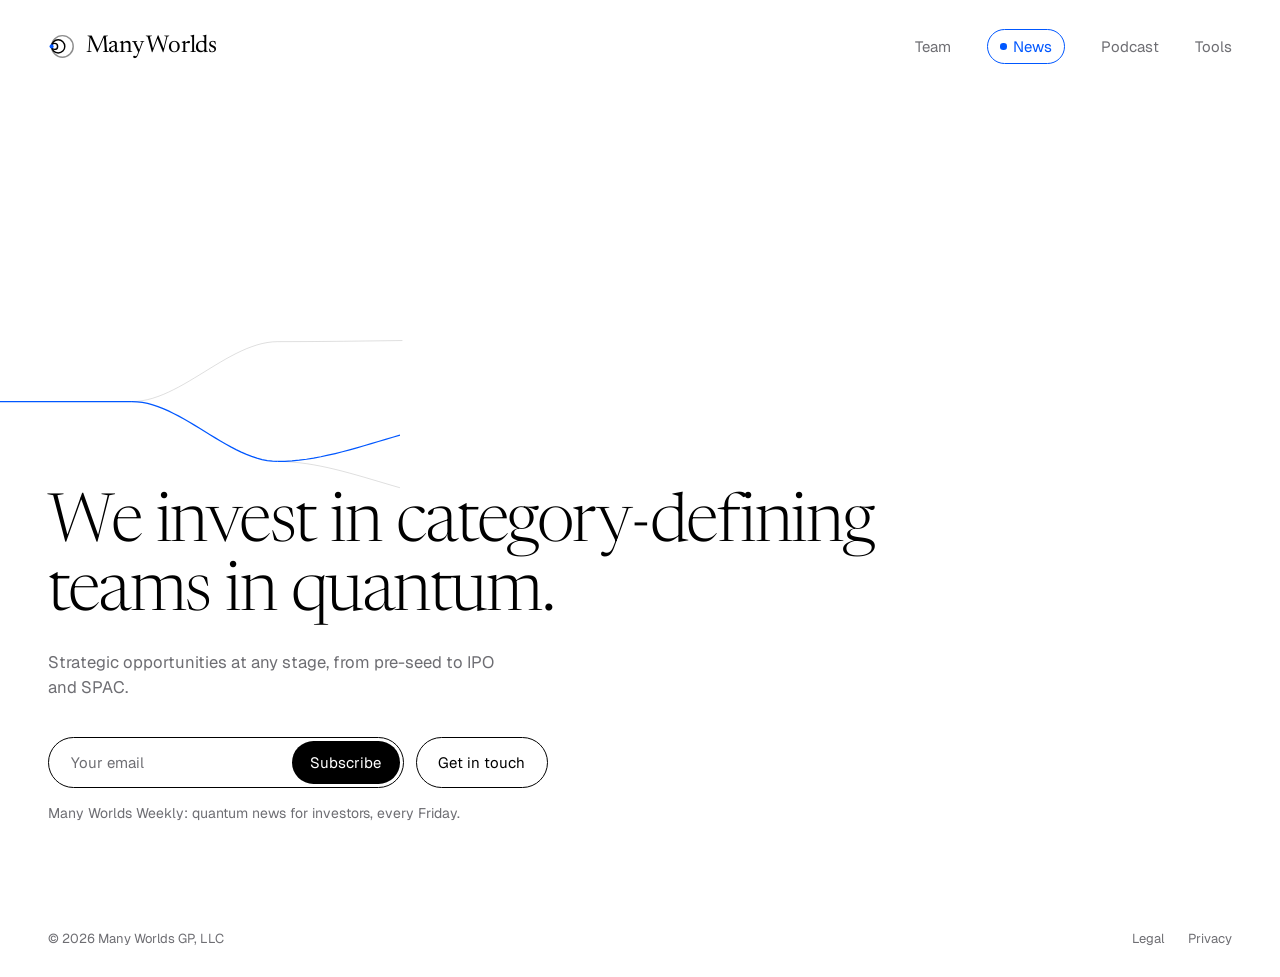
<file: index.html>
<!doctype html>
<html lang="en">
<head>
<meta charset="utf-8">
<meta name="viewport" content="width=device-width, initial-scale=1">
<title>Many Worlds</title>
<meta name="description" content="Many Worlds invests in category-defining teams in quantum.">
<link rel="icon" href="favicon.svg" type="image/svg+xml">
<link rel="preconnect" href="https://fonts.googleapis.com">
<link rel="preconnect" href="https://fonts.gstatic.com" crossorigin>
<link href="https://fonts.googleapis.com/css2?family=Geist:wght@400;500&family=Newsreader:opsz,wght@6..72,300;6..72,400&display=swap" rel="stylesheet">
<link rel="stylesheet" href="styles.css">
</head>
<body class="home">
<header class="site-header">
  <a class="wordmark" href="index.html"><svg class="mark" viewBox="0 0 48 48" aria-hidden="true"><circle cx="11" cy="24" r="5" fill="none" stroke="currentColor" stroke-width="2.4"/><circle cx="17" cy="24" r="11" fill="none" stroke="currentColor" stroke-width="2.4"/><circle cx="24" cy="24" r="18" fill="none" stroke="currentColor" stroke-width="2.4" opacity=".45"/><circle cx="6" cy="24" r="3.4" fill="#0057ff"/></svg>Many Worlds</a>
  <nav class="site-nav" aria-label="Main">
    <a href="team.html">Team</a>
    <a class="nav-news" href="https://news.manyworlds.vc/">News</a>
    <a href="podcast.html">Podcast</a>
    <a href="tools.html">Tools</a>
  </nav>
</header>
<main class="hero">
  <canvas id="worlds" aria-hidden="true"></canvas>
  <div class="hero-copy">
    <h1>We invest in category&#8209;defining teams in quantum.</h1>
    <p>Strategic opportunities at any stage, from pre-seed to IPO and SPAC.</p>
    <div class="cta-row">
      <form class="subscribe" id="subscribe" action="/api/subscribe" method="post" novalidate>
        <label class="visually-hidden" for="subscribe-email">Email</label>
        <input id="subscribe-email" name="email" type="email" autocomplete="email" placeholder="Your email" required>
        <input class="visually-hidden" name="company" tabindex="-1" autocomplete="off" aria-hidden="true">
        <button type="submit">Subscribe</button>
      </form>
      <a class="cta" href="mailto:contact@manyworldscapital.com">Get in touch</a>
    </div>
    <p class="subscribe-note" id="subscribe-note" role="status" aria-live="polite">Many Worlds Weekly: quantum news for investors, every Friday.</p>
  </div>
</main>
<footer class="site-footer">
  <span>© 2026 Many Worlds GP, LLC</span>
  <nav aria-label="Legal">
    <a href="legal.html">Legal</a>
    <a href="privacy.html">Privacy</a>
  </nav>
</footer>
<script src="worlds.js"></script>
<script>
(function () {
  var form = document.getElementById('subscribe');
  var note = document.getElementById('subscribe-note');
  var input = form.elements.email;
  var button = form.querySelector('button');
  var q = new URLSearchParams(location.search).get('subscribed');
  if (q === '1') done();
  if (q === '0') say('Something went wrong. Please try again.', true);

  function say(text, isError) {
    note.textContent = text;
    note.classList.toggle('is-error', !!isError);
  }
  function done() {
    form.classList.add('is-done');
    input.disabled = true;
    button.disabled = true;
    button.textContent = 'Subscribed';
    say("You're in. Check your inbox for a welcome email.");
  }

  form.addEventListener('submit', function (e) {
    e.preventDefault();
    var email = input.value.trim();
    if (!/^[^\s@<>]+@[^\s@<>]+\.[^\s@<>]+$/.test(email)) {
      say('Please enter a valid email.', true);
      input.focus();
      return;
    }
    button.disabled = true;
    button.textContent = 'Subscribing…';
    fetch('/api/subscribe', {
      method: 'POST',
      headers: { 'content-type': 'application/json', accept: 'application/json' },
      body: JSON.stringify({ email: email, company: form.elements.company.value })
    })
      .then(function (r) { return r.json().catch(function () { return { ok: false }; }); })
      .then(function (data) {
        if (data.ok) return done();
        button.disabled = false;
        button.textContent = 'Subscribe';
        say(data.error || 'Something went wrong. Please try again.', true);
      })
      .catch(function () {
        button.disabled = false;
        button.textContent = 'Subscribe';
        say('Something went wrong. Please try again.', true);
      });
  });
})();
</script>
</body>
</html>
</file>
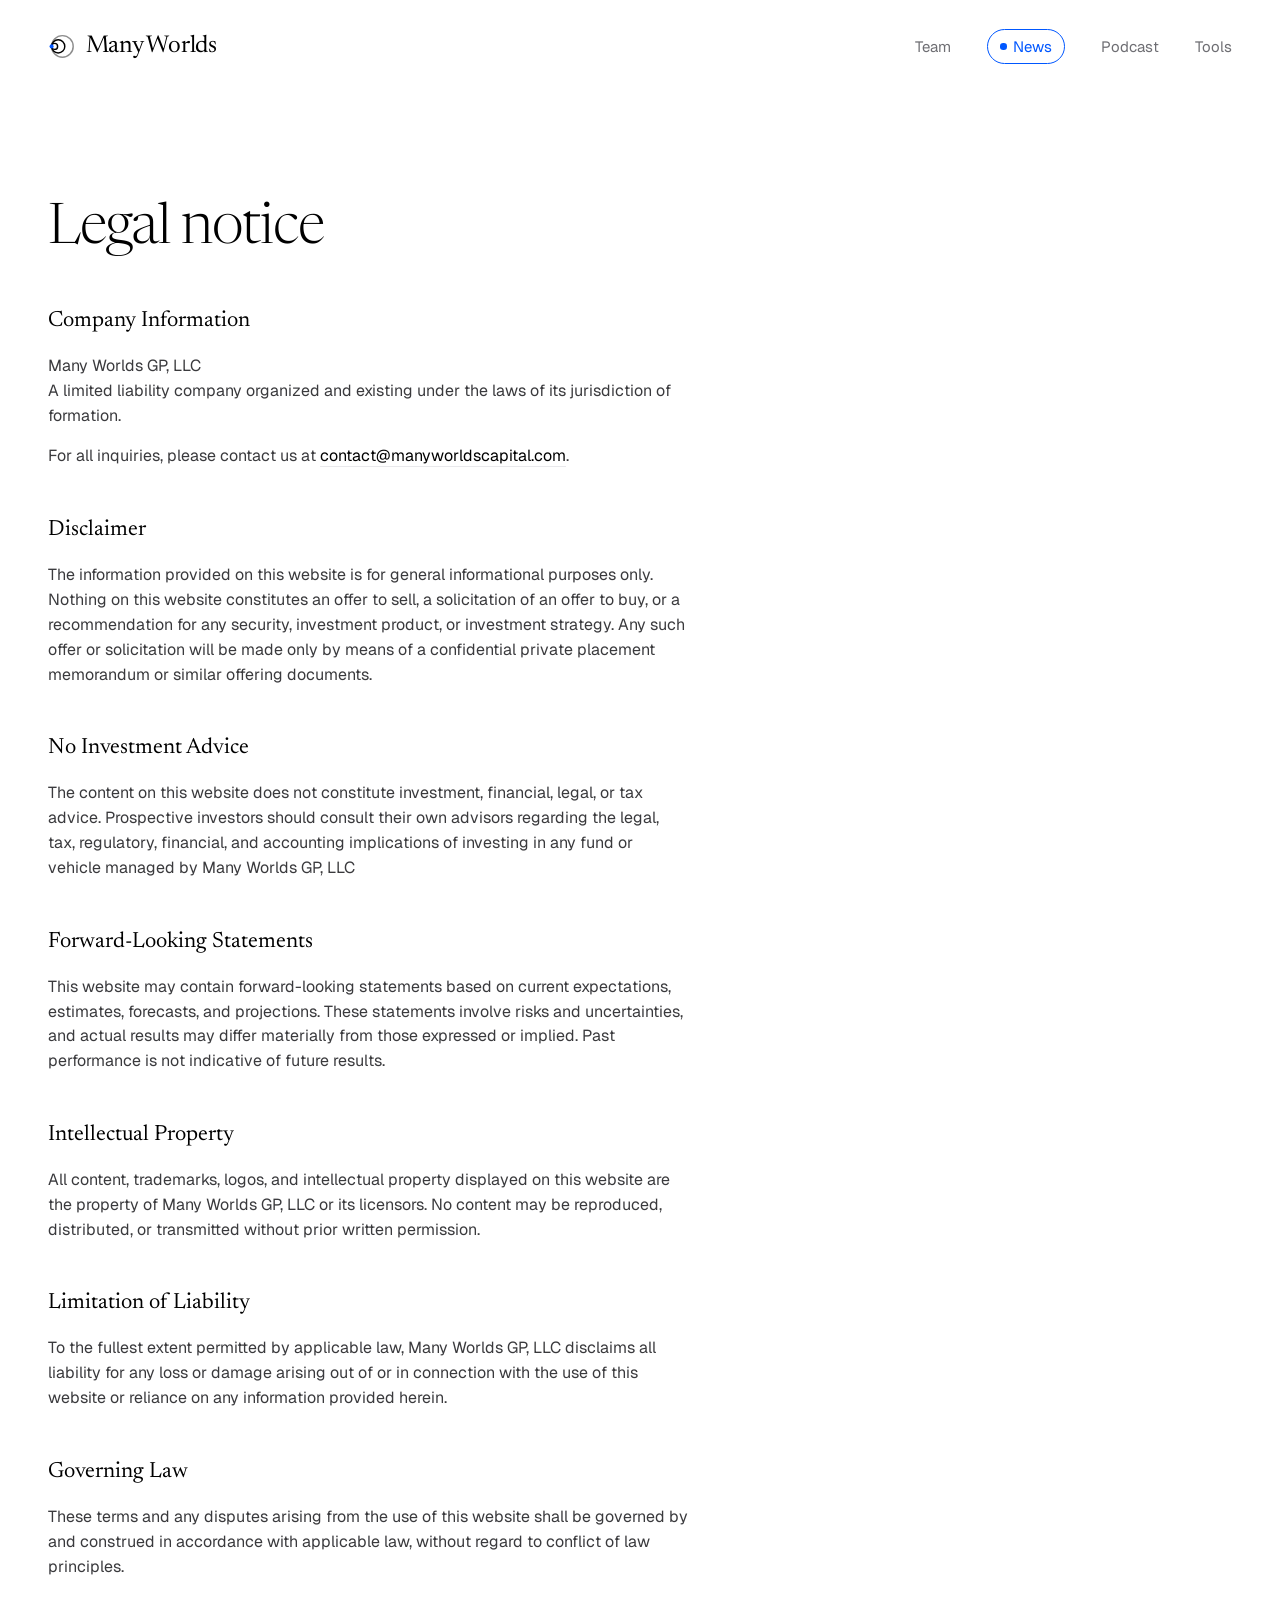
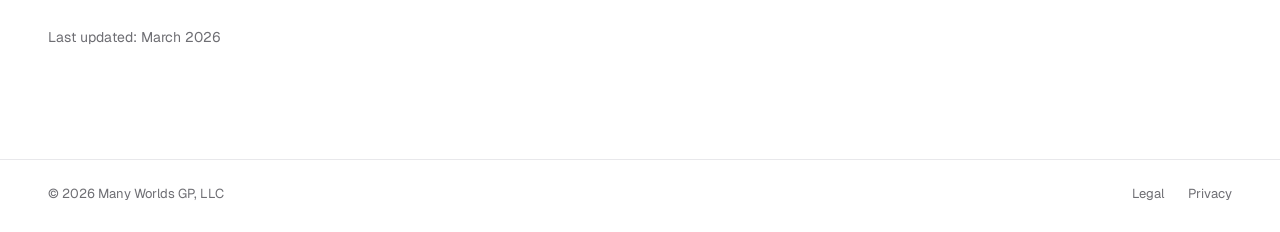
<file: legal.html>
<!doctype html>
<html lang="en">
<head>
<meta charset="utf-8">
<meta name="viewport" content="width=device-width, initial-scale=1">
<title>Legal notice — Many Worlds</title>
<meta name="description" content="Many Worlds invests in category-defining teams in quantum.">
<link rel="icon" href="favicon.svg" type="image/svg+xml">
<link rel="preconnect" href="https://fonts.googleapis.com">
<link rel="preconnect" href="https://fonts.gstatic.com" crossorigin>
<link href="https://fonts.googleapis.com/css2?family=Geist:wght@400;500&family=Newsreader:opsz,wght@6..72,300;6..72,400&display=swap" rel="stylesheet">
<link rel="stylesheet" href="styles.css">
</head>
<body class="">
<header class="site-header">
  <a class="wordmark" href="index.html"><svg class="mark" viewBox="0 0 48 48" aria-hidden="true"><circle cx="11" cy="24" r="5" fill="none" stroke="currentColor" stroke-width="2.4"/><circle cx="17" cy="24" r="11" fill="none" stroke="currentColor" stroke-width="2.4"/><circle cx="24" cy="24" r="18" fill="none" stroke="currentColor" stroke-width="2.4" opacity=".45"/><circle cx="6" cy="24" r="3.4" fill="#0057ff"/></svg>Many Worlds</a>
  <nav class="site-nav" aria-label="Main">
    <a href="team.html">Team</a>
    <a class="nav-news" href="https://news.manyworlds.vc/">News</a>
    <a href="podcast.html">Podcast</a>
    <a href="tools.html">Tools</a>
  </nav>
</header>
<main class="page">
  <h1 class="page-title">Legal notice</h1>
  <div class="prose">
        <h2>Company Information</h2>
        <p>Many Worlds GP, LLC<br/>
        A limited liability company organized and existing under the laws of its jurisdiction of formation.</p>
        <p>For all inquiries, please contact us at <a href="mailto:contact@manyworldscapital.com">contact@manyworldscapital.com</a>.</p>
        <h2>Disclaimer</h2>
        <p>The information provided on this website is for general informational purposes only. Nothing on this website constitutes an offer to sell, a solicitation of an offer to buy, or a recommendation for any security, investment product, or investment strategy. Any such offer or solicitation will be made only by means of a confidential private placement memorandum or similar offering documents.</p>
        <h2>No Investment Advice</h2>
        <p>The content on this website does not constitute investment, financial, legal, or tax advice. Prospective investors should consult their own advisors regarding the legal, tax, regulatory, financial, and accounting implications of investing in any fund or vehicle managed by Many Worlds GP, LLC</p>
        <h2>Forward-Looking Statements</h2>
        <p>This website may contain forward-looking statements based on current expectations, estimates, forecasts, and projections. These statements involve risks and uncertainties, and actual results may differ materially from those expressed or implied. Past performance is not indicative of future results.</p>
        <h2>Intellectual Property</h2>
        <p>All content, trademarks, logos, and intellectual property displayed on this website are the property of Many Worlds GP, LLC or its licensors. No content may be reproduced, distributed, or transmitted without prior written permission.</p>
        <h2>Limitation of Liability</h2>
        <p>To the fullest extent permitted by applicable law, Many Worlds GP, LLC disclaims all liability for any loss or damage arising out of or in connection with the use of this website or reliance on any information provided herein.</p>
        <h2>Governing Law</h2>
        <p>These terms and any disputes arising from the use of this website shall be governed by and construed in accordance with applicable law, without regard to conflict of law principles.</p>
      <p class="updated">Last updated: March 2026</p>
    </div>
</main>
<footer class="site-footer">
  <span>© 2026 Many Worlds GP, LLC</span>
  <nav aria-label="Legal">
    <a href="legal.html">Legal</a>
    <a href="privacy.html">Privacy</a>
  </nav>
</footer>
</body>
</html>
</file>
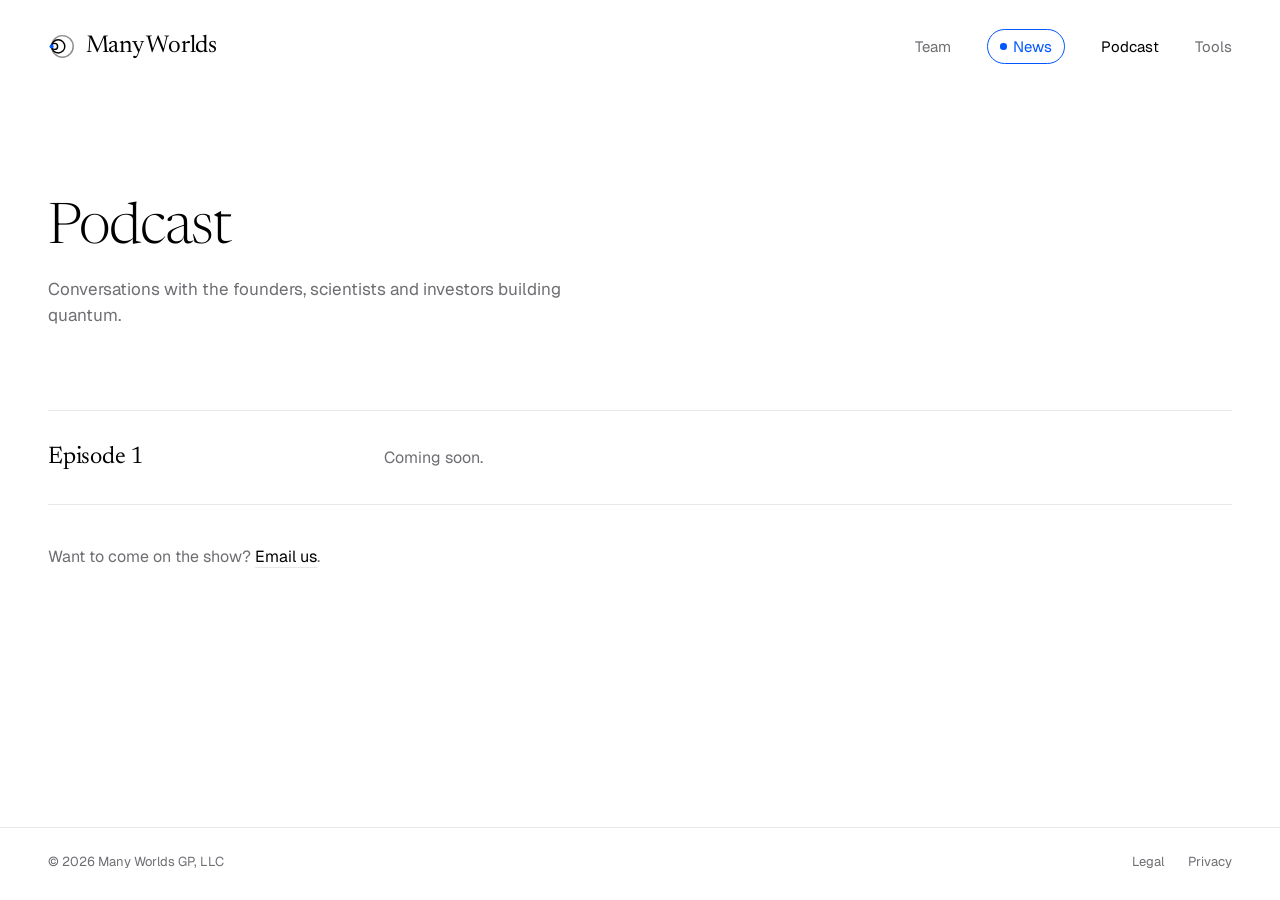
<file: podcast.html>
<!doctype html>
<html lang="en">
<head>
<meta charset="utf-8">
<meta name="viewport" content="width=device-width, initial-scale=1">
<title>Podcast — Many Worlds</title>
<meta name="description" content="Many Worlds invests in category-defining teams in quantum.">
<link rel="icon" href="favicon.svg" type="image/svg+xml">
<link rel="preconnect" href="https://fonts.googleapis.com">
<link rel="preconnect" href="https://fonts.gstatic.com" crossorigin>
<link href="https://fonts.googleapis.com/css2?family=Geist:wght@400;500&family=Newsreader:opsz,wght@6..72,300;6..72,400&display=swap" rel="stylesheet">
<link rel="stylesheet" href="styles.css">
</head>
<body class="">
<header class="site-header">
  <a class="wordmark" href="index.html"><svg class="mark" viewBox="0 0 48 48" aria-hidden="true"><circle cx="11" cy="24" r="5" fill="none" stroke="currentColor" stroke-width="2.4"/><circle cx="17" cy="24" r="11" fill="none" stroke="currentColor" stroke-width="2.4"/><circle cx="24" cy="24" r="18" fill="none" stroke="currentColor" stroke-width="2.4" opacity=".45"/><circle cx="6" cy="24" r="3.4" fill="#0057ff"/></svg>Many Worlds</a>
  <nav class="site-nav" aria-label="Main">
    <a href="team.html">Team</a>
    <a class="nav-news" href="https://news.manyworlds.vc/">News</a>
    <a href="podcast.html" aria-current="page">Podcast</a>
    <a href="tools.html">Tools</a>
  </nav>
</header>
<main class="page">
  <h1 class="page-title">Podcast</h1>
  <p class="lede">Conversations with the founders, scientists and investors building quantum.</p>
  <section class="group">
    <ul class="rows">
      <li><div class="row"><span class="row-name">Episode 1</span><span class="row-desc">Coming soon.</span><span class="row-meta"></span></div></li>
    </ul>
    <p class="note">Want to come on the show? <a href="mailto:contact@manyworldscapital.com?subject=Podcast%20guest">Email us</a>.</p>
  </section>
</main>
<footer class="site-footer">
  <span>© 2026 Many Worlds GP, LLC</span>
  <nav aria-label="Legal">
    <a href="legal.html">Legal</a>
    <a href="privacy.html">Privacy</a>
  </nav>
</footer>
</body>
</html>
</file>
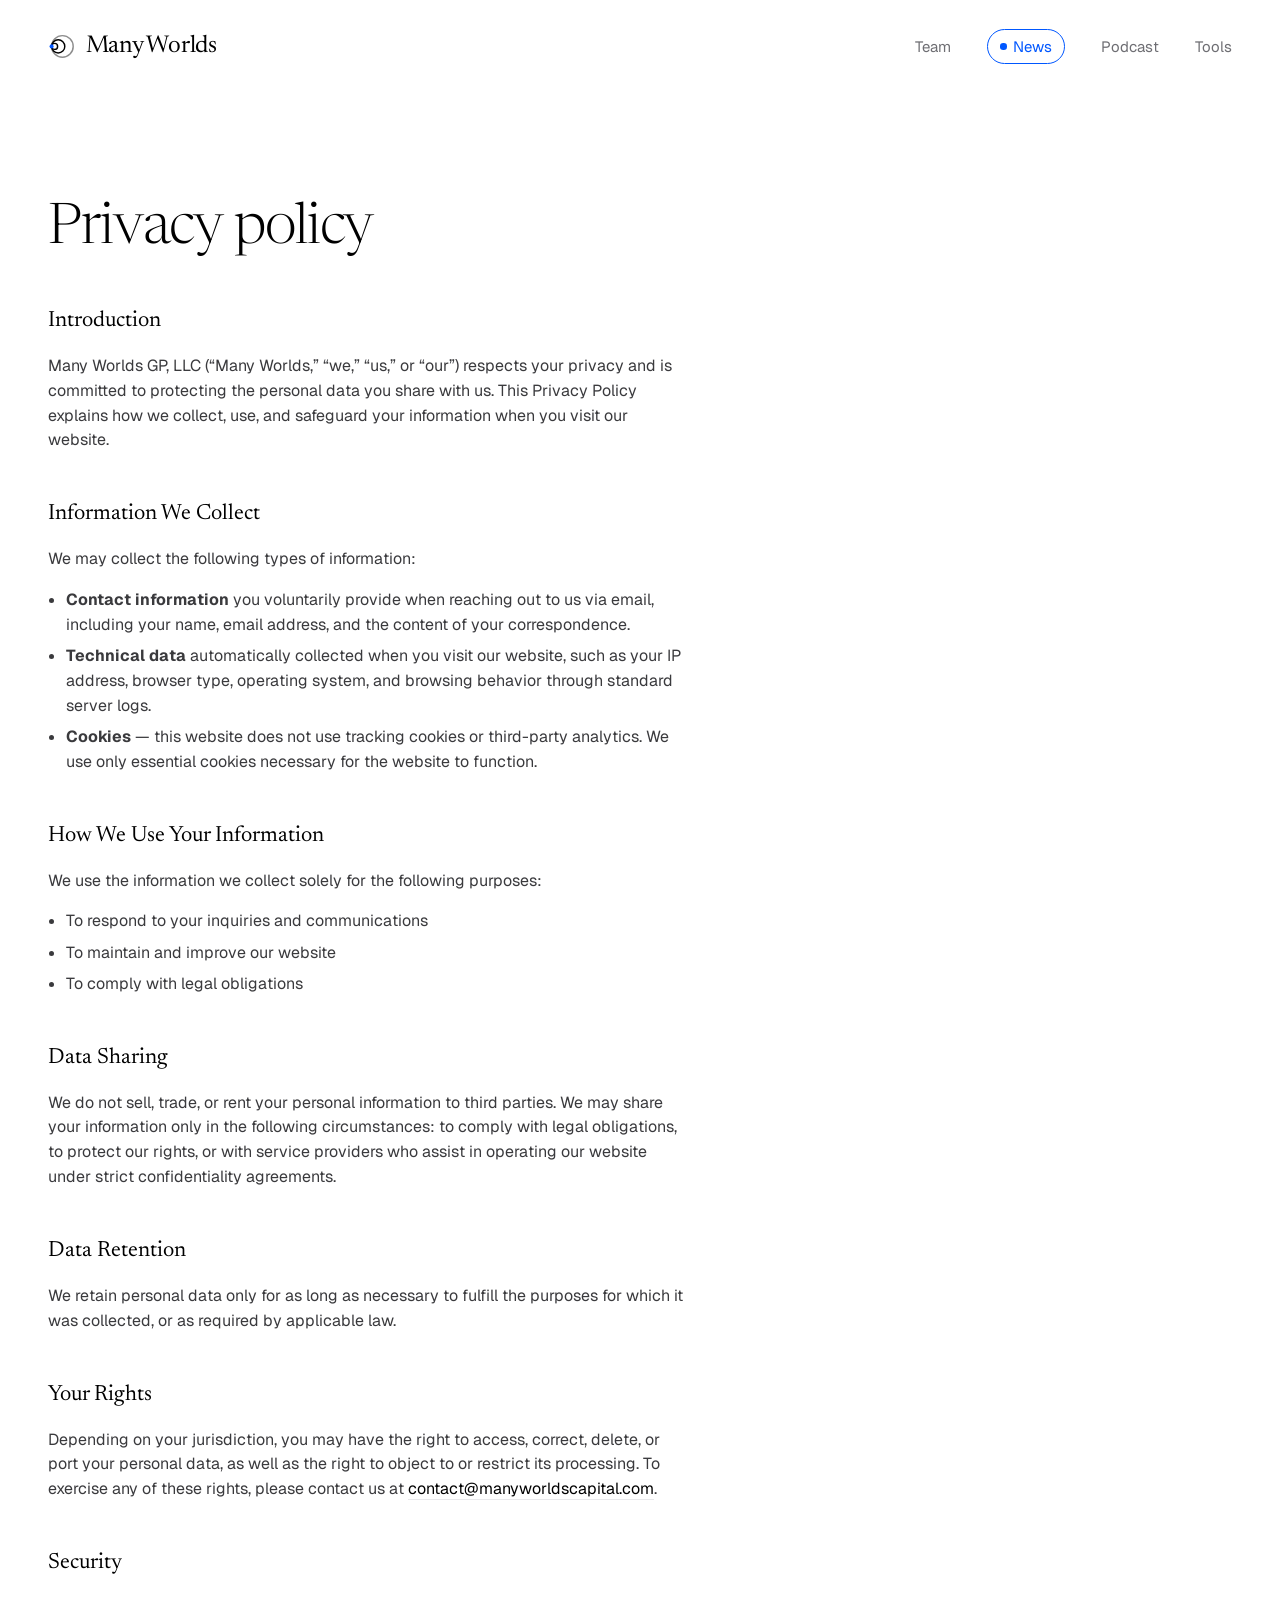
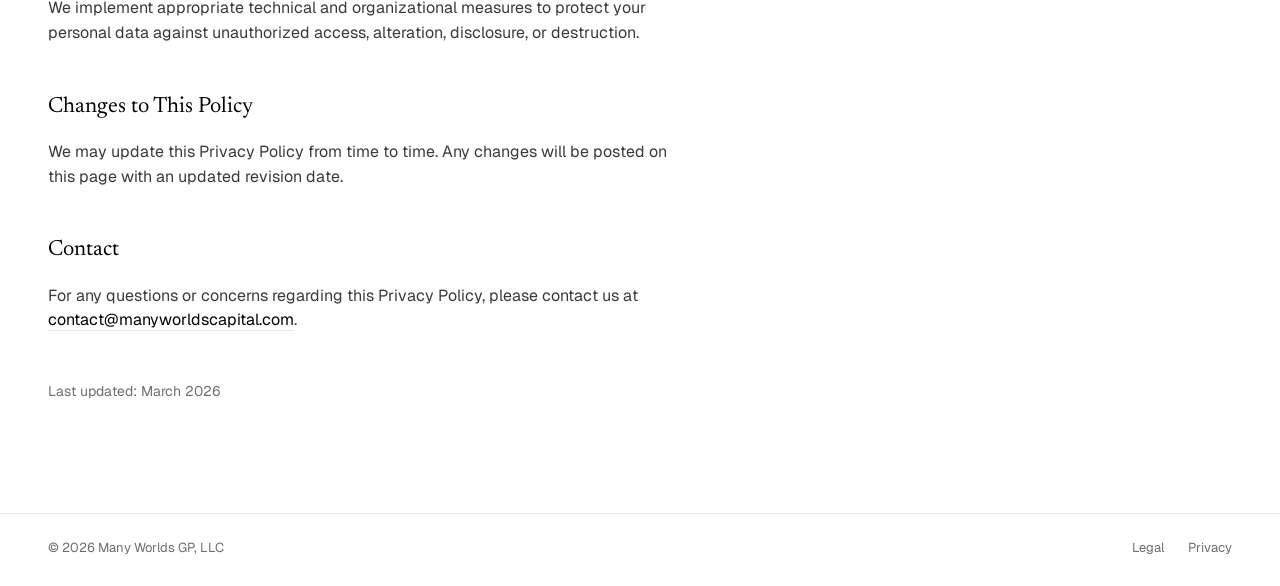
<file: privacy.html>
<!doctype html>
<html lang="en">
<head>
<meta charset="utf-8">
<meta name="viewport" content="width=device-width, initial-scale=1">
<title>Privacy policy — Many Worlds</title>
<meta name="description" content="Many Worlds invests in category-defining teams in quantum.">
<link rel="icon" href="favicon.svg" type="image/svg+xml">
<link rel="preconnect" href="https://fonts.googleapis.com">
<link rel="preconnect" href="https://fonts.gstatic.com" crossorigin>
<link href="https://fonts.googleapis.com/css2?family=Geist:wght@400;500&family=Newsreader:opsz,wght@6..72,300;6..72,400&display=swap" rel="stylesheet">
<link rel="stylesheet" href="styles.css">
</head>
<body class="">
<header class="site-header">
  <a class="wordmark" href="index.html"><svg class="mark" viewBox="0 0 48 48" aria-hidden="true"><circle cx="11" cy="24" r="5" fill="none" stroke="currentColor" stroke-width="2.4"/><circle cx="17" cy="24" r="11" fill="none" stroke="currentColor" stroke-width="2.4"/><circle cx="24" cy="24" r="18" fill="none" stroke="currentColor" stroke-width="2.4" opacity=".45"/><circle cx="6" cy="24" r="3.4" fill="#0057ff"/></svg>Many Worlds</a>
  <nav class="site-nav" aria-label="Main">
    <a href="team.html">Team</a>
    <a class="nav-news" href="https://news.manyworlds.vc/">News</a>
    <a href="podcast.html">Podcast</a>
    <a href="tools.html">Tools</a>
  </nav>
</header>
<main class="page">
  <h1 class="page-title">Privacy policy</h1>
  <div class="prose">
        <h2>Introduction</h2>
        <p>Many Worlds GP, LLC (&ldquo;Many Worlds,&rdquo; &ldquo;we,&rdquo; &ldquo;us,&rdquo; or &ldquo;our&rdquo;) respects your privacy and is committed to protecting the personal data you share with us. This Privacy Policy explains how we collect, use, and safeguard your information when you visit our website.</p>
        <h2>Information We Collect</h2>
        <p>We may collect the following types of information:</p>
        <ul>
          <li><strong>Contact information</strong> you voluntarily provide when reaching out to us via email, including your name, email address, and the content of your correspondence.</li>
          <li><strong>Technical data</strong> automatically collected when you visit our website, such as your IP address, browser type, operating system, and browsing behavior through standard server logs.</li>
          <li><strong>Cookies</strong> &mdash; this website does not use tracking cookies or third-party analytics. We use only essential cookies necessary for the website to function.</li>
        </ul>
        <h2>How We Use Your Information</h2>
        <p>We use the information we collect solely for the following purposes:</p>
        <ul>
          <li>To respond to your inquiries and communications</li>
          <li>To maintain and improve our website</li>
          <li>To comply with legal obligations</li>
        </ul>
        <h2>Data Sharing</h2>
        <p>We do not sell, trade, or rent your personal information to third parties. We may share your information only in the following circumstances: to comply with legal obligations, to protect our rights, or with service providers who assist in operating our website under strict confidentiality agreements.</p>
        <h2>Data Retention</h2>
        <p>We retain personal data only for as long as necessary to fulfill the purposes for which it was collected, or as required by applicable law.</p>
        <h2>Your Rights</h2>
        <p>Depending on your jurisdiction, you may have the right to access, correct, delete, or port your personal data, as well as the right to object to or restrict its processing. To exercise any of these rights, please contact us at <a href="mailto:contact@manyworldscapital.com">contact@manyworldscapital.com</a>.</p>
        <h2>Security</h2>
        <p>We implement appropriate technical and organizational measures to protect your personal data against unauthorized access, alteration, disclosure, or destruction.</p>
        <h2>Changes to This Policy</h2>
        <p>We may update this Privacy Policy from time to time. Any changes will be posted on this page with an updated revision date.</p>
        <h2>Contact</h2>
        <p>For any questions or concerns regarding this Privacy Policy, please contact us at <a href="mailto:contact@manyworldscapital.com">contact@manyworldscapital.com</a>.</p>
      <p class="updated">Last updated: March 2026</p>
    </div>
</main>
<footer class="site-footer">
  <span>© 2026 Many Worlds GP, LLC</span>
  <nav aria-label="Legal">
    <a href="legal.html">Legal</a>
    <a href="privacy.html">Privacy</a>
  </nav>
</footer>
</body>
</html>
</file>
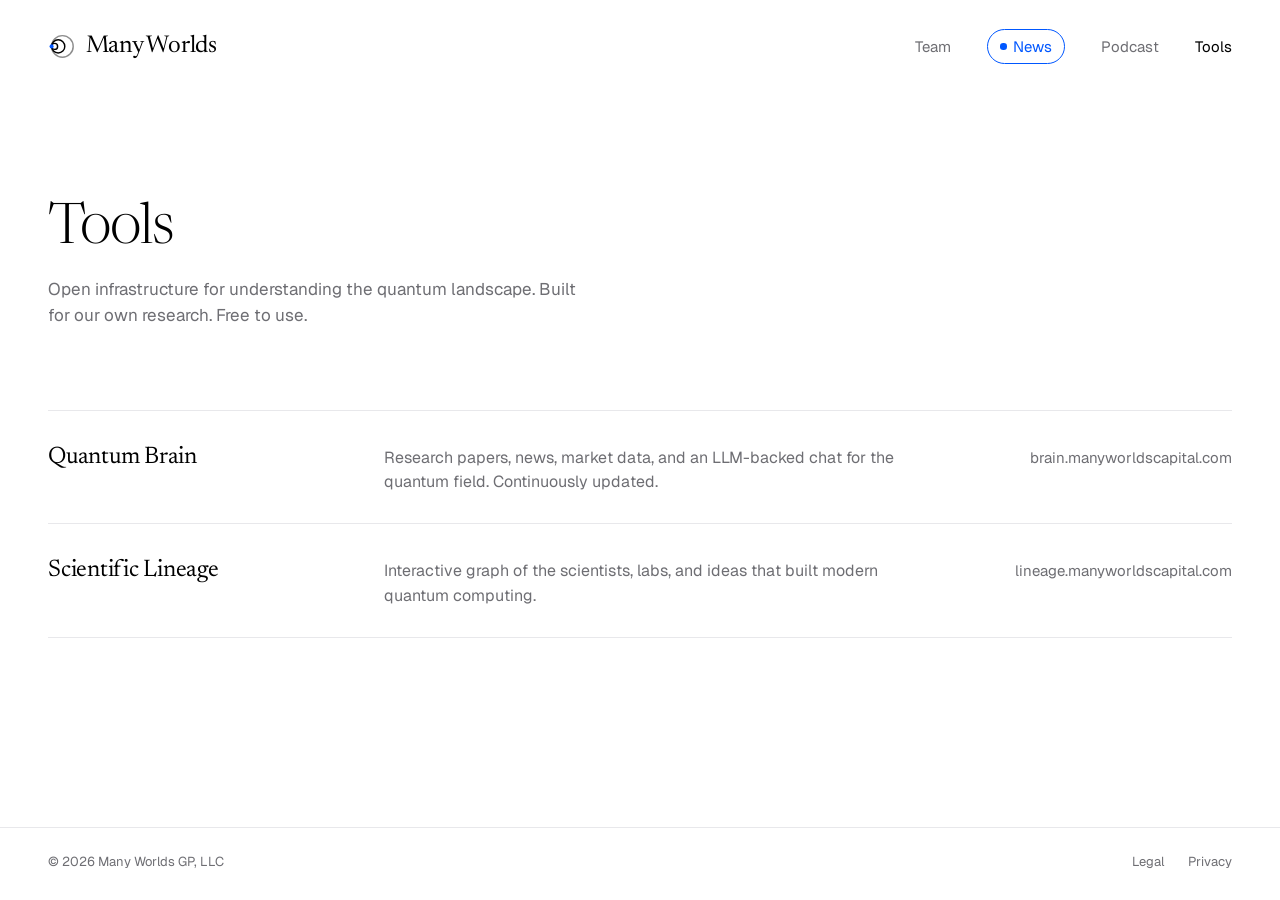
<file: tools.html>
<!doctype html>
<html lang="en">
<head>
<meta charset="utf-8">
<meta name="viewport" content="width=device-width, initial-scale=1">
<title>Tools — Many Worlds</title>
<meta name="description" content="Many Worlds invests in category-defining teams in quantum.">
<link rel="icon" href="favicon.svg" type="image/svg+xml">
<link rel="preconnect" href="https://fonts.googleapis.com">
<link rel="preconnect" href="https://fonts.gstatic.com" crossorigin>
<link href="https://fonts.googleapis.com/css2?family=Geist:wght@400;500&family=Newsreader:opsz,wght@6..72,300;6..72,400&display=swap" rel="stylesheet">
<link rel="stylesheet" href="styles.css">
</head>
<body class="">
<header class="site-header">
  <a class="wordmark" href="index.html"><svg class="mark" viewBox="0 0 48 48" aria-hidden="true"><circle cx="11" cy="24" r="5" fill="none" stroke="currentColor" stroke-width="2.4"/><circle cx="17" cy="24" r="11" fill="none" stroke="currentColor" stroke-width="2.4"/><circle cx="24" cy="24" r="18" fill="none" stroke="currentColor" stroke-width="2.4" opacity=".45"/><circle cx="6" cy="24" r="3.4" fill="#0057ff"/></svg>Many Worlds</a>
  <nav class="site-nav" aria-label="Main">
    <a href="team.html">Team</a>
    <a class="nav-news" href="https://news.manyworlds.vc/">News</a>
    <a href="podcast.html">Podcast</a>
    <a href="tools.html" aria-current="page">Tools</a>
  </nav>
</header>
<main class="page">
  <h1 class="page-title">Tools</h1>
  <p class="lede">Open infrastructure for understanding the quantum landscape. Built for our own research. Free to use.</p>
  <section class="group">
    <ul class="rows">
      <li><a class="row" href="https://brain.manyworldscapital.com" target="_blank" rel="noopener">
        <span class="row-name">Quantum Brain</span>
        <span class="row-desc">Research papers, news, market data, and an LLM-backed chat for the quantum field. Continuously updated.</span>
        <span class="row-meta">brain.manyworldscapital.com</span></a></li>
      <li><a class="row" href="https://lineage.manyworldscapital.com" target="_blank" rel="noopener">
        <span class="row-name">Scientific Lineage</span>
        <span class="row-desc">Interactive graph of the scientists, labs, and ideas that built modern quantum computing.</span>
        <span class="row-meta">lineage.manyworldscapital.com</span></a></li>
    </ul>
  </section>
</main>
<footer class="site-footer">
  <span>© 2026 Many Worlds GP, LLC</span>
  <nav aria-label="Legal">
    <a href="legal.html">Legal</a>
    <a href="privacy.html">Privacy</a>
  </nav>
</footer>
</body>
</html>
</file>
<file: styles.css>
:root {
  --paper: #ffffff;
  --ink: #000000;
  --graphite: #6e6e73;
  --hairline: #e8e8eb;
  --signal: #0057ff;

  --serif: "Newsreader", "Iowan Old Style", Georgia, serif;
  --sans: "Geist", -apple-system, "Helvetica Neue", Arial, sans-serif;

  --gutter: clamp(1.25rem, 4vw, 3rem);
  --measure: 34rem;
}

*, *::before, *::after { box-sizing: border-box; }

html { -webkit-text-size-adjust: 100%; }

body {
  margin: 0;
  background: var(--paper);
  color: var(--ink);
  font-family: var(--sans);
  font-size: 1rem;
  line-height: 1.55;
  -webkit-font-smoothing: antialiased;
  text-rendering: optimizeLegibility;
  min-height: 100vh;
  display: flex;
  flex-direction: column;
}

a { color: inherit; text-decoration: none; }
a:focus-visible, button:focus-visible {
  outline: 1px solid var(--signal);
  outline-offset: 4px;
}

img { display: block; max-width: 100%; }

/* Header */

.site-header {
  position: relative;
  z-index: 2;
  display: flex;
  align-items: center;
  justify-content: space-between;
  padding: 1.75rem var(--gutter);
}

.wordmark {
  display: inline-flex;
  align-items: center;
  gap: 0.55rem;
  font-family: var(--serif);
  font-size: 1.5rem;
  font-weight: 400;
  letter-spacing: -0.01em;
  font-variation-settings: "opsz" 36;
}

.wordmark .mark { width: 1.8rem; height: 1.8rem; flex: none; }

.site-nav { display: flex; gap: clamp(1.25rem, 3vw, 2.25rem); font-size: 0.9375rem; }
.site-nav a { color: var(--graphite); transition: color 150ms ease; }
.site-nav a:hover, .site-nav a[aria-current="page"] { color: var(--ink); }
.site-nav { align-items: center; }

.site-nav a.nav-news {
  display: inline-flex;
  align-items: center;
  gap: 0.4rem;
  margin: -0.35rem 0;
  padding: 0.3rem 0.75rem;
  border: 1px solid var(--signal);
  border-radius: 999px;
  color: var(--signal);
  transition: background-color 150ms ease, color 150ms ease;
}
.site-nav a.nav-news::before {
  content: "";
  width: 0.4rem;
  height: 0.4rem;
  border-radius: 50%;
  background: currentColor;
}
.site-nav a.nav-news:hover { background: var(--signal); color: var(--paper); }

/* Home */

.hero {
  position: relative;
  flex: 1;
  display: flex;
  align-items: flex-end;
  min-height: calc(100svh - 5.5rem);
}

#worlds {
  position: absolute;
  inset: 0;
  width: 100%;
  height: 100%;
}

.hero-copy {
  position: relative;
  z-index: 1;
  padding: 0 var(--gutter) clamp(3rem, 9vh, 6.5rem);
  max-width: 60rem;
  min-width: 0;
  width: 100%;
}

.hero-copy h1 {
  margin: 0;
  font-family: var(--serif);
  font-weight: 300;
  font-variation-settings: "opsz" 72;
  font-size: clamp(2.25rem, 5.2vw, 4.25rem);
  line-height: 1.04;
  letter-spacing: -0.022em;
  text-wrap: balance;
}

.hero-copy p {
  margin: 1.25rem 0 0;
  max-width: 28rem;
  color: var(--graphite);
  font-size: clamp(1rem, 1.3vw, 1.125rem);
}

.cta {
  display: inline-block;
  margin-top: 2.25rem;
  padding: 0.8rem 1.35rem;
  border: 1px solid var(--ink);
  border-radius: 999px;
  font-size: 0.9375rem;
  transition: background-color 150ms ease, color 150ms ease;
}
.cta:hover { background: var(--ink); color: var(--paper); }

.cta-row { display: flex; flex-wrap: wrap; gap: 0.75rem; margin-top: 2.25rem; }
.cta-row .cta { margin-top: 0; }
.subscribe {
  display: flex;
  align-items: stretch;
  border: 1px solid var(--ink);
  border-radius: 999px;
  background: var(--paper);
  overflow: hidden;
  max-width: 100%;
}
.subscribe input {
  flex: 1;
  min-width: 0;
  width: 15rem;
  padding: 0.8rem 0.4rem 0.8rem 1.35rem;
  border: 0;
  background: transparent;
  color: var(--ink);
  font: inherit;
  font-size: 0.9375rem;
  outline: none;
}
.subscribe input::placeholder { color: var(--graphite); }
.subscribe:focus-within { outline: 1px solid var(--signal); outline-offset: 4px; }
.subscribe button {
  flex: none;
  margin: 3px;
  padding: 0 1.15rem;
  border: 0;
  border-radius: 999px;
  background: var(--ink);
  color: var(--paper);
  font: inherit;
  font-size: 0.9375rem;
  cursor: pointer;
  transition: background-color 150ms ease;
}
.subscribe button:hover { background: var(--signal); }
.subscribe button:disabled { cursor: default; }
.subscribe.is-done { border-color: var(--hairline); }
.subscribe.is-done button { background: var(--signal); }

.subscribe-note { margin: 0.9rem 0 0; font-size: 0.875rem; color: var(--graphite); }
.hero-copy .subscribe-note { margin: 0.9rem 0 0; font-size: 0.875rem; }
.subscribe-note.is-error { color: #c4271f; }

.visually-hidden {
  position: absolute !important;
  width: 1px; height: 1px;
  margin: -1px; padding: 0; border: 0;
  overflow: hidden; clip: rect(0 0 0 0); white-space: nowrap;
}

/* Inner pages */

.page {
  flex: 1;
  width: 100%;
  padding: clamp(4rem, 12vh, 8rem) var(--gutter) 6rem;
}

.page-title {
  margin: 0;
  font-family: var(--serif);
  font-weight: 300;
  font-variation-settings: "opsz" 72;
  font-size: clamp(2.25rem, 4.5vw, 3.5rem);
  line-height: 1.05;
  letter-spacing: -0.02em;
}

.lede {
  margin: 1rem 0 0;
  max-width: var(--measure);
  color: var(--graphite);
  font-size: 1.0625rem;
}

.group { margin-top: clamp(3.5rem, 9vh, 5.5rem); }

.group-title {
  margin: 0 0 1.75rem;
  padding-bottom: 0.9rem;
  border-bottom: 1px solid var(--hairline);
  font-size: 0.9375rem;
  font-weight: 400;
  color: var(--graphite);
}

/* Team */

.people {
  display: grid;
  grid-template-columns: repeat(auto-fill, minmax(15rem, 1fr));
  gap: 2.75rem var(--gutter);
  margin: 0;
  padding: 0;
  list-style: none;
}

.person .portrait {
  width: 7.5rem;
  height: 7.5rem;
  object-fit: cover;
  filter: grayscale(1) contrast(1.05);
  background: #f3f3f4;
}

.person .monogram {
  width: 7.5rem;
  height: 7.5rem;
  display: grid;
  place-items: center;
  background: #f3f3f4;
  font-family: var(--serif);
  font-size: 2rem;
  font-weight: 300;
  color: var(--graphite);
}

.person h3 {
  margin: 1.25rem 0 0;
  font-family: var(--serif);
  font-size: 1.375rem;
  font-weight: 400;
  letter-spacing: -0.01em;
  font-variation-settings: "opsz" 24;
}

.person .role {
  margin: 0.25rem 0 0;
  color: var(--graphite);
  font-size: 0.9375rem;
}

.person .link {
  display: inline-block;
  margin-top: 0.75rem;
  font-size: 0.9375rem;
  border-bottom: 1px solid var(--hairline);
  transition: border-color 150ms ease;
}
.person .link:hover { border-color: var(--ink); }

.person.open .monogram { background: none; border: 1px dashed var(--hairline); }
.person.open h3 { color: var(--graphite); }

/* Lists (tools, podcast) */

.rows { margin: 0; padding: 0; list-style: none; border-top: 1px solid var(--hairline); }
.rows li { border-bottom: 1px solid var(--hairline); }

.row {
  display: grid;
  grid-template-columns: minmax(10rem, 18rem) 1fr auto;
  gap: 1rem var(--gutter);
  align-items: baseline;
  padding: 1.75rem 0;
}
a.row:hover .row-name { color: var(--signal); }

.row-name {
  font-family: var(--serif);
  font-size: 1.5rem;
  font-weight: 400;
  letter-spacing: -0.01em;
  font-variation-settings: "opsz" 24;
  transition: color 150ms ease;
}

.row-desc { max-width: var(--measure); color: var(--graphite); }
.row-meta { color: var(--graphite); font-size: 0.9375rem; white-space: nowrap; }

.note { margin-top: 2.5rem; color: var(--graphite); }
.note a { color: var(--ink); border-bottom: 1px solid var(--hairline); }
.note a:hover { border-color: var(--ink); }

/* Legal text */

.prose { max-width: 40rem; }
.prose h2 {
  margin: 2.75rem 0 0.6rem;
  font-family: var(--serif);
  font-size: 1.375rem;
  font-weight: 400;
  font-variation-settings: "opsz" 24;
}
.prose p, .prose li { color: #3a3a3d; }
.prose ul { padding-left: 1.1rem; }
.prose li { margin: 0.4rem 0; }
.prose a { color: var(--ink); border-bottom: 1px solid var(--hairline); }
.prose .updated { margin-top: 3rem; color: var(--graphite); font-size: 0.875rem; }

/* Footer */

.site-footer {
  display: flex;
  flex-wrap: wrap;
  justify-content: space-between;
  gap: 0.75rem 2rem;
  padding: 1.5rem var(--gutter) 1.75rem;
  border-top: 1px solid var(--hairline);
  color: var(--graphite);
  font-size: 0.8125rem;
}
.site-footer nav { display: flex; gap: 1.5rem; }
.site-footer a:hover { color: var(--ink); }

.home .site-footer { border-top: 0; }

@media (max-width: 40rem) {
  .site-header { gap: 1rem; }
  .wordmark { font-size: 1.25rem; white-space: nowrap; gap: 0.45rem; }
  .wordmark .mark { width: 1.5rem; height: 1.5rem; }
  .site-nav { gap: 0.9rem; font-size: 0.875rem; }
  .site-nav a.nav-news { padding: 0.25rem 0.6rem; gap: 0.3rem; }
  .row { grid-template-columns: 1fr; gap: 0.35rem; }
  .people { grid-template-columns: 1fr 1fr; gap: 2.25rem 1.25rem; }
  .person .portrait, .person .monogram { width: 6rem; height: 6rem; }
}

@media (max-width: 30rem) {
  .site-header { flex-wrap: wrap; row-gap: 1rem; padding-top: 1.25rem; padding-bottom: 1.25rem; }
  .site-nav { width: 100%; gap: 1.1rem; }
  .site-nav a.nav-news { margin: 0; }
  .hero { min-height: calc(100svh - 8rem); }
}
</file>
